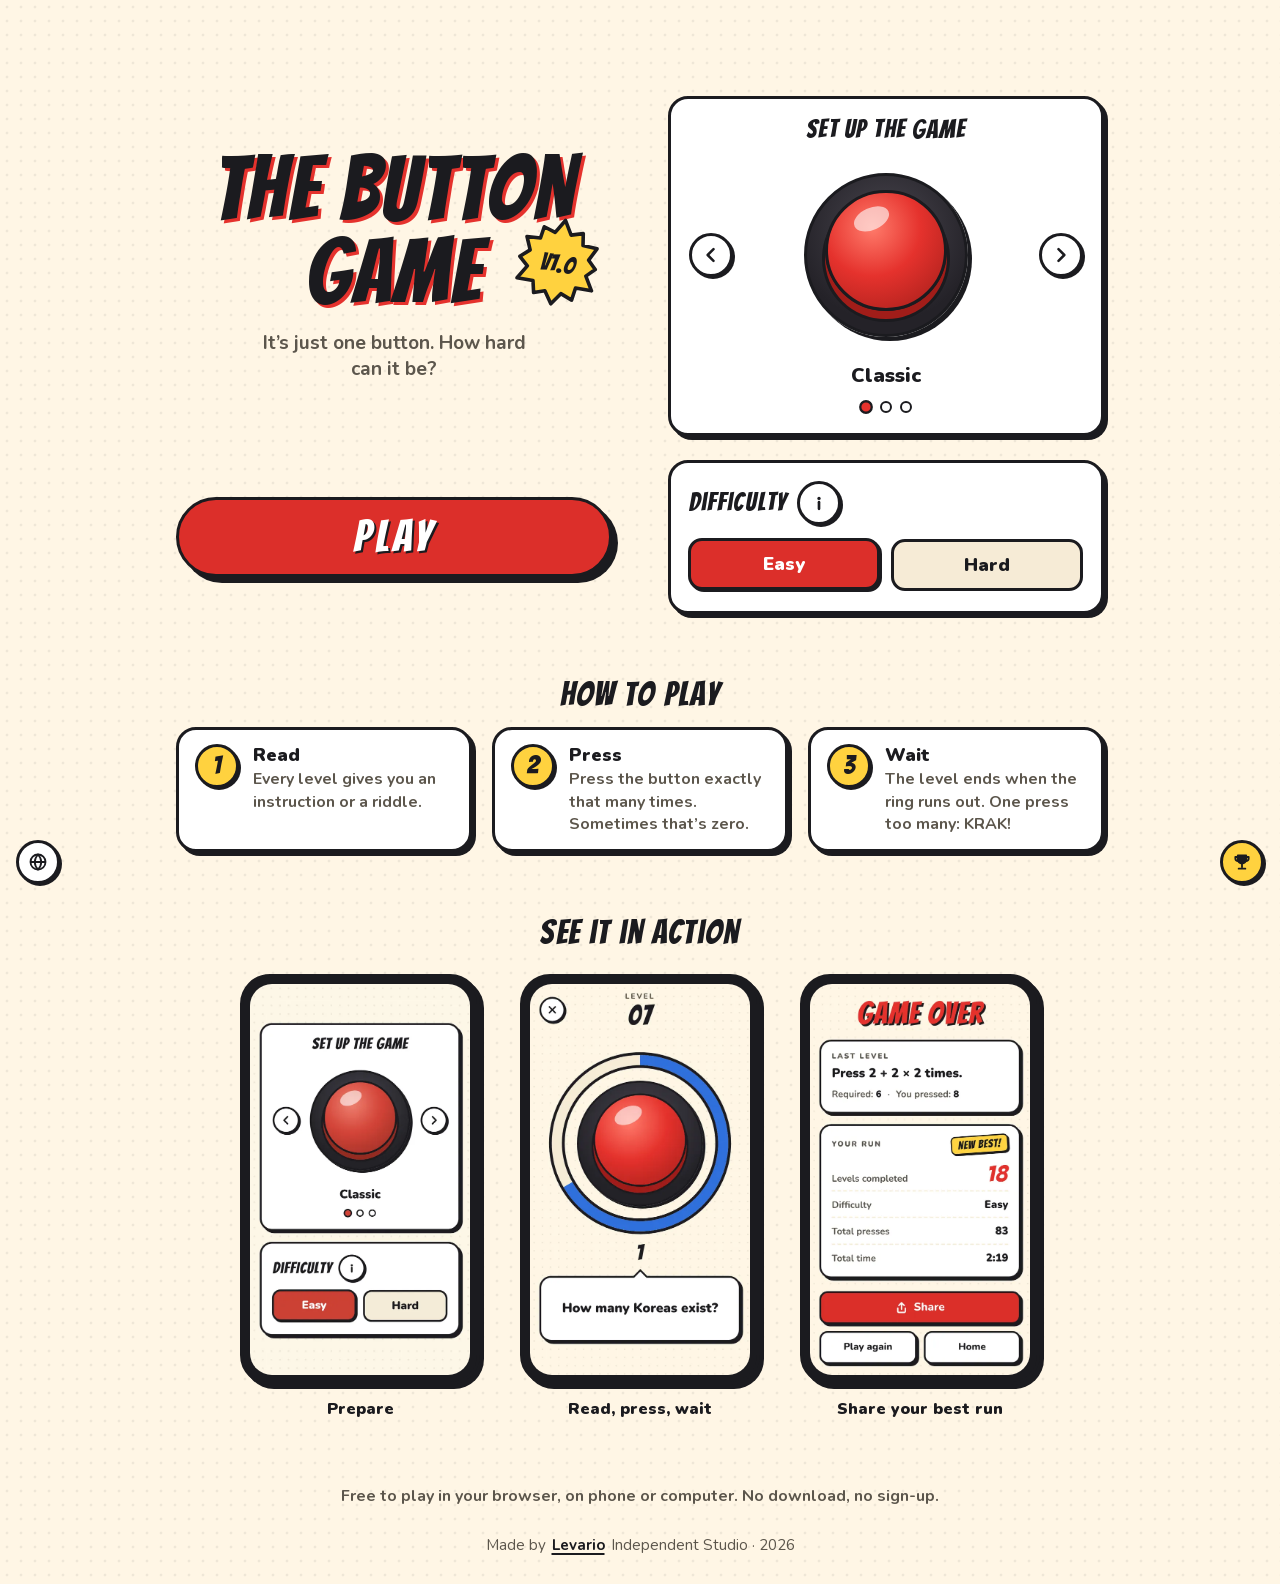
<file: index.html>
<!DOCTYPE html>
<html lang="en">
<head>
  <meta charset="utf-8">
  <meta name="viewport" content="width=device-width, initial-scale=1, viewport-fit=cover">
  <meta name="google-site-verification" content="7M4_3Lc7u4pwSYHqJ8lDpwoXOMzNEf6OSzPmAoXOPu0" />

  <!-- EDIT: the page title (browser tab and Google results) -->
  <title>The Button Game: one button, zero mercy</title>
  <!-- EDIT: the short description Google shows under the title -->
  <meta name="description" content="A one-button game of reflex and wit. Read the instruction, then press exactly the right number of times before the timer runs out. One mistake ends the run.">

  <!-- The one official address of this page (shared links with ?l=… count as this page) -->
  <link rel="canonical" href="https://elbutton.netlify.app/">

  <!-- LINK PREVIEWS (WhatsApp, Telegram, X, Facebook…)
       EDIT: if the site address changes, change it in every line below, in js/config.js,
       in sitemap.xml and in robots.txt.
       The addresses must be complete (https://…), because chat apps read this page from outside. -->
  <meta property="og:type" content="website">
  <meta property="og:site_name" content="The Button Game">
  <meta property="og:url" content="https://elbutton.netlify.app/">
  <meta property="og:title" content="The Button Game">
  <meta property="og:description" content="It’s just one button. How hard can it be?">
  <meta property="og:image" content="https://elbutton.netlify.app/assets/og-image.png">
  <meta property="og:image:width" content="1200">
  <meta property="og:image:height" content="630">
  <meta property="og:image:alt" content="The Button Game: a big red button with a timer ring almost run out.">
  <meta name="twitter:card" content="summary_large_image">
  <meta name="twitter:title" content="The Button Game">
  <meta name="twitter:description" content="It’s just one button. How hard can it be?">
  <meta name="twitter:image" content="https://elbutton.netlify.app/assets/og-image.png">

  <meta name="theme-color" content="#FFF6E5" media="(prefers-color-scheme: light)">
  <meta name="theme-color" content="#1D1B21" media="(prefers-color-scheme: dark)">
  <!-- APP ICONS. To switch to the other icon, replace "last-second" with "smashed"
       in these lines, in the same lines of the other page, and in manifest.webmanifest. -->
  <link rel="icon" href="assets/icons/last-second/favicon.svg" type="image/svg+xml">
  <link rel="icon" href="assets/icons/last-second/favicon-32.png" sizes="32x32" type="image/png">
  <link rel="apple-touch-icon" href="assets/icons/last-second/apple-touch-icon.png">
  <!-- The app manifest (manifest.webmanifest) only works on the real website. Opened as a
       file on your computer it would cause errors, so it's only added online. -->
  <script>
    if (location.protocol !== "file:") {
      var manifestLink = document.createElement("link");
      manifestLink.rel = "manifest";
      manifestLink.href = "manifest.webmanifest";
      document.head.appendChild(manifestLink);
    }
  </script>

  <link rel="stylesheet" href="css/base.css">
  <link rel="stylesheet" href="css/buttons.css">
  <link rel="stylesheet" href="css/landing.css">
</head>
<body class="landing">

  <main class="landing__main">

    <!-- ================= FRIEND BANNER =================
         Only shown when someone opens a friend's shared link (…?l=12&d=hard).
         The sentence comes from js/text.js (friendBanner). -->
    <div class="friend-banner card" id="friend-banner" role="region" aria-label="Challenge from a friend" hidden>
      <p class="friend-banner__text" id="friend-banner-text"></p>
      <div class="friend-banner__actions">
        <!-- EDIT: challenge button text -->
        <button type="button" class="btn btn--primary" id="friend-banner-accept">Accept the challenge</button>
        <button type="button" class="icon-button" id="friend-banner-close" aria-label="Dismiss">
          <svg viewBox="0 0 24 24" aria-hidden="true"><path d="M6 6l12 12M18 6L6 18" fill="none" stroke="currentColor" stroke-width="3" stroke-linecap="round"/></svg>
        </button>
      </div>
    </div>

    <!-- ================= HERO ================= -->
    <header class="hero">
      <!-- EDIT: game title -->
      <h1 class="hero__title">
        <span class="hero__line">THE BUTTON</span>
        <span class="hero__line">GAME</span>
      </h1>

      <!-- EDIT: version badge (change v1.0 in the <text> below) -->
      <svg class="hero__badge" viewBox="0 0 100 100" role="img" aria-label="Version 1.0">
        <polygon class="burst-shape" points="50,2 59,17 72,13 74,26 90,27 83,41 92,50 83,59 92,74 74,74 72,88 59,83 50,96 41,83 29,87 26,74 8,74 17,59 7,50 17,41 11,27 26,26 28,13 41,17"/>
        <text class="hero__badge-text" x="50" y="60" text-anchor="middle">v1.0</text>
      </svg>

      <!-- EDIT: tagline. Other taglines you can swap in:
           How long can you resist pressing it?
           Read carefully. Press precisely.
           One button. Zero mercy.
      -->
      <p class="hero__tagline">It’s just one button. How hard can it be?</p>
    </header>

    <!-- ================= BUTTON STYLE CAROUSEL ================= -->
    <section class="card panel picker" aria-labelledby="style-heading">
      <!-- EDIT: carousel heading -->
      <h2 class="panel__title" id="style-heading">Set up the game</h2>

      <div class="carousel" aria-roledescription="carousel">
        <button type="button" class="icon-button carousel__arrow" id="style-prev" aria-label="Previous button style">
          <svg viewBox="0 0 24 24" aria-hidden="true"><path d="M15 5l-7 7 7 7" fill="none" stroke="currentColor" stroke-width="3" stroke-linecap="round" stroke-linejoin="round"/></svg>
        </button>

        <div class="carousel__stage" id="style-stage">
          <!-- The live preview. Same structure as the real button in the game. -->
          <div class="game-button btn-style--classic" id="style-preview" aria-hidden="true">
            <span class="game-button__base"></span>
            <span class="game-button__cap"></span>
          </div>
          <div class="carousel__lock" id="style-lock" hidden>
            <svg viewBox="0 0 24 24" aria-hidden="true"><rect x="5" y="11" width="14" height="10" rx="2" fill="currentColor"/><path d="M8 11V8a4 4 0 0 1 8 0v3" fill="none" stroke="currentColor" stroke-width="2.5"/></svg>
          </div>
        </div>

        <button type="button" class="icon-button carousel__arrow" id="style-next" aria-label="Next button style">
          <svg viewBox="0 0 24 24" aria-hidden="true"><path d="M9 5l7 7-7 7" fill="none" stroke="currentColor" stroke-width="3" stroke-linecap="round" stroke-linejoin="round"/></svg>
        </button>
      </div>

      <p class="carousel__name" id="style-name" aria-live="polite">Classic</p>
      <p class="carousel__hint" id="style-hint" hidden></p>
      <div class="carousel__dots" id="style-dots" aria-hidden="true"></div>
    </section>

    <!-- ================= DIFFICULTY ================= -->
    <section class="card panel difficulty" aria-labelledby="difficulty-heading">
      <div class="difficulty__header">
        <!-- EDIT: difficulty heading -->
        <h2 class="panel__title" id="difficulty-heading">Difficulty</h2>
        <button type="button" class="icon-button info-toggle" id="difficulty-info-toggle"
                aria-expanded="false" aria-controls="difficulty-info" aria-label="What’s the difference?">
          <svg viewBox="0 0 24 24" aria-hidden="true"><circle cx="12" cy="6.5" r="2" fill="currentColor"/><path d="M12 11v8" stroke="currentColor" stroke-width="3.2" stroke-linecap="round"/></svg>
        </button>
      </div>

      <div class="segmented" role="radiogroup" aria-labelledby="difficulty-heading">
        <!-- EDIT: difficulty names -->
        <label class="segmented__option">
          <input type="radio" name="difficulty" value="easy" checked>
          <span>Easy</span>
        </label>
        <label class="segmented__option">
          <input type="radio" name="difficulty" value="hard">
          <span>Hard</span>
        </label>
      </div>

      <!-- EDIT: the explanation that opens with the ⓘ button. Only the selected
           difficulty's paragraph is shown (data-difficulty tells which is which).
           Don't write exact seconds here: they change when you edit config.js. -->
      <div class="popover" id="difficulty-info" hidden>
        <p data-difficulty="easy"><strong>Easy:</strong> mostly simple questions, a live counter under the button, and the right answer shown when you fail.</p>
        <p data-difficulty="hard"><strong>Hard:</strong> mostly tricky questions with a few extreme ones, no counter, and no answer at the end.</p>
      </div>
    </section>

    <!-- ================= PLAY ================= -->
    <!-- EDIT: play button text -->
    <a class="play-button" href="game.html">Play</a>

    <!-- ================= HOW TO PLAY ================= -->
    <section class="howto" aria-labelledby="howto-heading">
      <!-- EDIT: How to play (heading and the 3 steps) -->
      <h2 class="section-heading" id="howto-heading">How to play</h2>
      <ol class="howto__steps">
        <li class="howto__step card">
          <span class="howto__number" aria-hidden="true">1</span>
          <div>
            <h3 class="howto__step-title">Read</h3>
            <p>Every level gives you an instruction or a riddle.</p>
          </div>
        </li>
        <li class="howto__step card">
          <span class="howto__number" aria-hidden="true">2</span>
          <div>
            <h3 class="howto__step-title">Press</h3>
            <p>Press the button exactly that many times. Sometimes that’s zero.</p>
          </div>
        </li>
        <li class="howto__step card">
          <span class="howto__number" aria-hidden="true">3</span>
          <div>
            <h3 class="howto__step-title">Wait</h3>
            <p>The level ends when the ring runs out. One press too many: KRAK!</p>
          </div>
        </li>
      </ol>
    </section>

    <!-- ================= SHOWCASE (real screenshots of the game) =================
         The pictures are in assets/screenshots/. To replace one, save a new picture
         with the same name and size (600 × 1067). -->
    <section class="showcase" aria-labelledby="showcase-heading">
      <!-- EDIT: showcase heading and the 3 captions -->
      <h2 class="section-heading" id="showcase-heading">See it in action</h2>
      <ul class="showcase__list" tabindex="0" aria-labelledby="showcase-heading">
        <li class="showcase__item">
          <figure>
            <div class="phone">
              <img src="assets/screenshots/landing.webp" width="600" height="1067" loading="lazy" decoding="async"
                   alt="Set up the game: pick a button style, then choose Easy or Hard.">
            </div>
            <figcaption>Prepare</figcaption>
          </figure>
        </li>
        <li class="showcase__item">
          <figure>
            <div class="phone">
              <img src="assets/screenshots/game.webp" width="600" height="1067" loading="lazy" decoding="async"
                   alt="Level 7 in play: the question “How many Koreas exist?” under the button, with the timer ring two-thirds full.">
            </div>
            <figcaption>Read, press, wait</figcaption>
          </figure>
        </li>
        <li class="showcase__item">
          <figure>
            <div class="phone">
              <img src="assets/screenshots/end.webp" width="600" height="1067" loading="lazy" decoding="async"
                   alt="The end screen: the last question, and a run of 18 levels marked NEW BEST, with a Share button.">
            </div>
            <figcaption>Share your best run</figcaption>
          </figure>
        </li>
      </ul>
    </section>

  </main>

  <!-- ================= FOOTER ================= -->
  <footer class="footer">
    <!-- EDIT: the line at the bottom of the page -->
    <p class="footer__note">Free to play in your browser, on phone or computer. No download, no sign-up.</p>
    <!-- EDIT: footer -->
    <p class="footer__credits"><span>Made by <a href="https://levario.netlify.app" target="_blank" rel="noopener"><strong>Levario</strong></a> Independent Studio · 2026</span></p>

    <!-- The two corner buttons live in the footer, but stay fixed in the screen corners -->
    <!-- ================= LANGUAGE MENU ================= -->
    <!-- Only English works for now. The others are there to show more languages are coming. -->
    <div class="lang">
      <div class="lang__menu card" id="lang-menu" hidden>
        <!-- EDIT: language list. Copy a <li> block to add one. -->
        <ul class="lang__list">
          <li>
            <span class="lang__item is-current" lang="en">
              English
              <svg class="lang__check" viewBox="0 0 24 24" aria-hidden="true"><path d="M5 12.5l4.5 4.5L19 7" fill="none" stroke="currentColor" stroke-width="3" stroke-linecap="round" stroke-linejoin="round"/></svg>
            </span>
          </li>
          <li>
            <button type="button" class="lang__item is-soon" aria-disabled="true">
              <span lang="ro">Română</span> <small class="lang__soon">Coming soon</small>
            </button>
          </li>
          <li>
            <button type="button" class="lang__item is-soon" aria-disabled="true">
              <span lang="ru">Русский</span> <small class="lang__soon">Coming soon</small>
            </button>
          </li>
          <li>
            <button type="button" class="lang__item is-soon" aria-disabled="true">
              <span lang="it">Italiano</span> <small class="lang__soon">Coming soon</small>
            </button>
          </li>
          <li>
            <button type="button" class="lang__item is-soon" aria-disabled="true">
              <span lang="uk">Українська</span> <small class="lang__soon">Coming soon</small>
            </button>
          </li>
        </ul>
      </div>

      <button type="button" class="icon-button lang__toggle" id="lang-toggle"
              aria-expanded="false" aria-controls="lang-menu" aria-label="Language">
        <svg viewBox="0 0 24 24" aria-hidden="true" fill="none" stroke="currentColor" stroke-width="2.2"><circle cx="12" cy="12" r="9"/><path d="M3 12h18M12 3c2.6 2.8 3.9 5.8 3.9 9s-1.3 6.2-3.9 9c-2.6-2.8-3.9-5.8-3.9-9s1.3-6.2 3.9-9z"/></svg>
      </button>
    </div>

    <!-- ================= PERSONAL BESTS (trophy, bottom right) ================= -->
    <button type="button" class="icon-button corner-trophy" id="bests-open" aria-label="Personal Bests" aria-haspopup="dialog">
      <svg viewBox="0 0 24 24" aria-hidden="true" fill="none" stroke="currentColor" stroke-width="2.2" stroke-linecap="round" stroke-linejoin="round"><path d="M7 4h10v5a5 5 0 0 1-10 0V4z" fill="currentColor"/><path d="M7 6H4v1.5A3.5 3.5 0 0 0 7.5 11M17 6h3v1.5a3.5 3.5 0 0 1-3.5 3.5M12 14v4M8 20h8"/></svg>
    </button>
  </footer>

  <dialog class="modal bests" id="bests-dialog" aria-labelledby="bests-heading">
    <div class="modal__inner">
      <div class="modal__header">
        <!-- EDIT: Personal Bests heading -->
        <h2 class="modal__title" id="bests-heading">Personal Bests</h2>
        <button type="button" class="icon-button" id="bests-close" aria-label="Close">
          <svg viewBox="0 0 24 24" aria-hidden="true"><path d="M6 6l12 12M18 6L6 18" fill="none" stroke="currentColor" stroke-width="3" stroke-linecap="round"/></svg>
        </button>
      </div>
      <!-- EDIT: the line under the heading -->
      <p class="bests__subtitle">Your top 5 runs on this device.</p>

      <table class="bests__table" id="bests-table" hidden>
        <thead>
          <!-- EDIT: column names -->
          <tr>
            <th scope="col"><span aria-hidden="true">#</span><span class="visually-hidden">Rank</span></th>
            <th scope="col">Levels</th>
            <th scope="col">Mode</th>
            <th scope="col">Presses</th>
            <th scope="col">Time</th>
          </tr>
        </thead>
        <tbody id="bests-rows"></tbody>
      </table>

      <!-- EDIT: shown when there are no runs yet -->
      <p class="bests__empty" id="bests-empty">No runs yet. The button is waiting.</p>
    </div>
  </dialog>

  <script src="js/config.js"></script>
  <script src="js/text.js"></script>
  <script src="js/button-styles.js"></script>
  <script src="js/storage.js"></script>
  <script src="js/landing.js"></script>
</body>
</html>
</file>
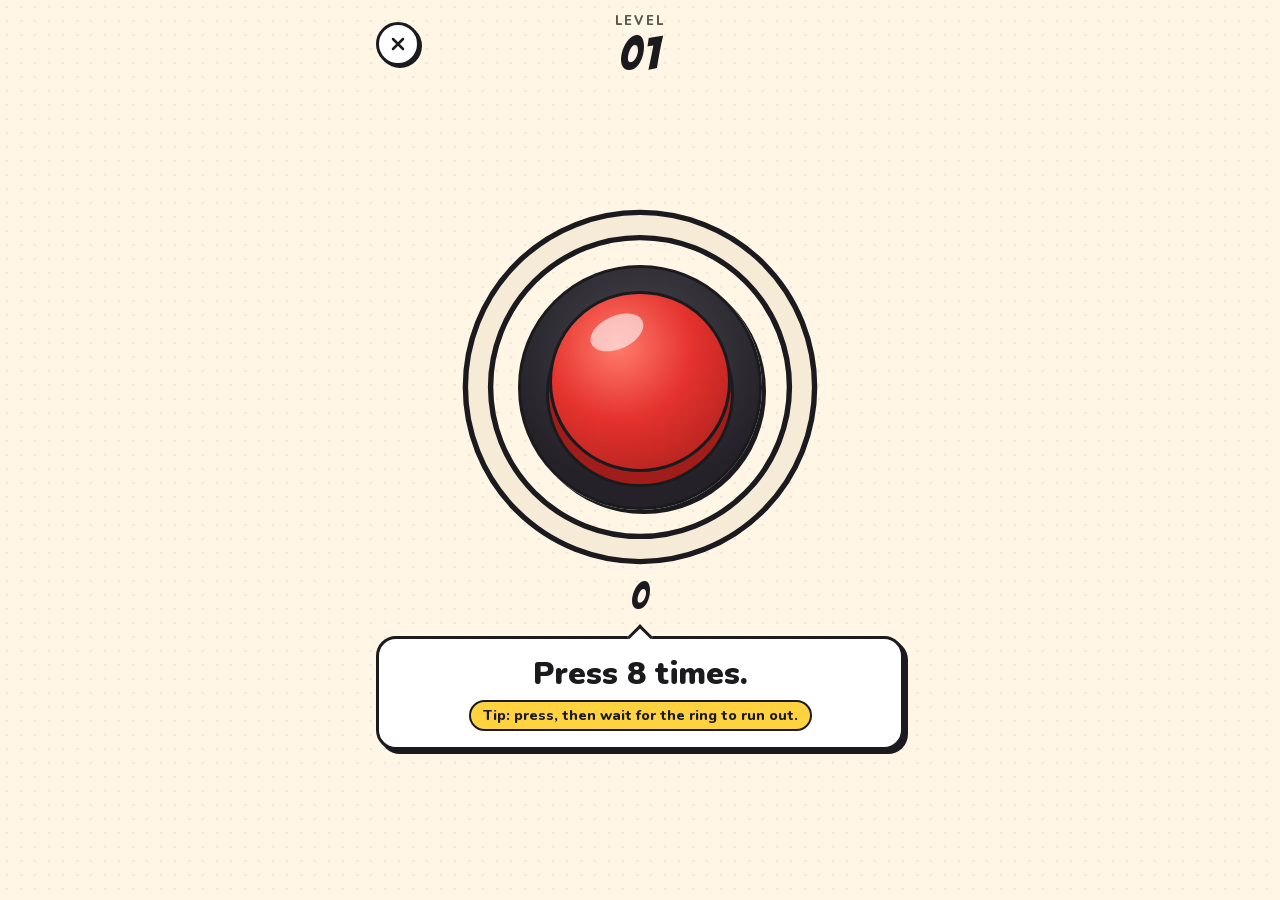
<file: game.html>
<!DOCTYPE html>
<html lang="en">
<head>
  <meta charset="utf-8">
  <meta name="viewport" content="width=device-width, initial-scale=1, viewport-fit=cover">
  <!-- The game page has no content for Google: keep searchers on the landing page -->
  <meta name="robots" content="noindex">
  <title>Play · The Button Game</title>

  <meta name="theme-color" content="#FFF6E5" media="(prefers-color-scheme: light)">
  <meta name="theme-color" content="#1D1B21" media="(prefers-color-scheme: dark)">
  <!-- APP ICONS. To switch to the other icon, replace "last-second" with "smashed"
       in these lines, in the same lines of the other page, and in manifest.webmanifest. -->
  <link rel="icon" href="assets/icons/last-second/favicon.svg" type="image/svg+xml">
  <link rel="icon" href="assets/icons/last-second/favicon-32.png" sizes="32x32" type="image/png">
  <link rel="apple-touch-icon" href="assets/icons/last-second/apple-touch-icon.png">
  <!-- The app manifest (manifest.webmanifest) only works on the real website. Opened as a
       file on your computer it would cause errors, so it's only added online. -->
  <script>
    if (location.protocol !== "file:") {
      var manifestLink = document.createElement("link");
      manifestLink.rel = "manifest";
      manifestLink.href = "manifest.webmanifest";
      document.head.appendChild(manifestLink);
    }
  </script>

  <link rel="stylesheet" href="css/base.css">
  <link rel="stylesheet" href="css/buttons.css">
  <link rel="stylesheet" href="css/game.css">
</head>
<body class="game-page">

  <!-- All words on this page come from js/text.js (the data-text="..." spots). -->

  <!-- ================= GAME SCREEN ================= -->
  <main class="game" id="game">
    <h1 class="visually-hidden" data-text="pageHeading"></h1>

    <header class="game__top">
      <button type="button" class="icon-button" id="quit-button" data-aria-text="quitButtonLabel">
        <svg viewBox="0 0 24 24" aria-hidden="true"><path d="M6 6l12 12M18 6L6 18" fill="none" stroke="currentColor" stroke-width="3" stroke-linecap="round"/></svg>
      </button>
      <div class="level">
        <span class="level__label" data-text="levelLabel"></span>
        <span class="level__number" id="level-number">01</span>
      </div>
      <span class="game__top-spacer" aria-hidden="true"></span>
    </header>

    <div class="machine">
      <!-- The timer ring: it empties as time runs out -->
      <svg class="timer-ring" viewBox="0 0 200 200" aria-hidden="true">
        <circle class="timer-ring__outline" cx="100" cy="100" r="90"/>
        <circle class="timer-ring__track" cx="100" cy="100" r="90"/>
        <circle class="timer-ring__progress" id="timer-progress" cx="100" cy="100" r="90"/>
      </svg>

      <!-- THE button. Same structure as every style in css/buttons.css -->
      <button type="button" class="game-button btn-style--classic" id="game-button" data-aria-text="buttonLabel">
        <span class="game-button__base"></span>
        <span class="game-button__cap"></span>
      </button>

      <!-- Comic burst (POW!, KRAK!) -->
      <div class="burst" id="burst" aria-hidden="true">
        <svg viewBox="0 0 200 200">
          <polygon class="burst-shape" points="100,4 115,36 137,22 141,48 173,42 159,71 180,82 166,100 194,121 159,129 169,155 141,152 140,182 115,164 100,184 85,164 58,186 59,152 32,154 41,129 10,121 34,100 19,81 41,71 26,41 59,48 62,21 85,36"/>
        </svg>
        <span class="burst__text" id="burst-text"></span>
      </div>
    </div>

    <p class="counter" id="press-counter" aria-hidden="true" hidden>0</p>

    <div class="instruction card">
      <p class="instruction__text" id="instruction-text" aria-live="polite"></p>
      <!-- Shown once, on a player's very first game -->
      <p class="instruction__hint" id="instruction-hint" data-text="firstGameHint" hidden></p>
    </div>
  </main>

  <!-- ================= END SCREEN ================= -->
  <section class="end" id="end-screen" aria-labelledby="end-title" hidden>
    <div class="end__inner">
      <h1 class="end__title" id="end-title" tabindex="-1" data-text="gameOverTitle"></h1>

      <!-- Card A: the level that ended the run -->
      <article class="card end-card">
        <h2 class="end-card__title" data-text="lastLevelTitle"></h2>
        <p class="end-card__instruction" id="end-instruction"></p>
        <p class="end-card__details" id="end-details">
          <span data-text="requiredLabel"></span> <strong id="end-required"></strong>
          <span class="end-card__separator" aria-hidden="true">·</span>
          <span data-text="youPressedLabel"></span> <strong id="end-pressed"></strong>
        </p>
      </article>

      <!-- Card B: the whole run -->
      <article class="card end-card">
        <div class="end-card__header">
          <h2 class="end-card__title" data-text="yourRunTitle"></h2>
          <span class="new-best" id="new-best" data-text="newBest" hidden></span>
        </div>
        <dl class="stats">
          <div class="stats__row stats__row--big">
            <dt data-text="levelsCompletedLabel"></dt>
            <dd id="stat-levels"></dd>
          </div>
          <div class="stats__row">
            <dt data-text="difficultyLabel"></dt>
            <dd id="stat-difficulty"></dd>
          </div>
          <div class="stats__row">
            <dt data-text="totalPressesLabel"></dt>
            <dd id="stat-presses"></dd>
          </div>
          <div class="stats__row">
            <dt data-text="totalTimeLabel"></dt>
            <dd id="stat-time"></dd>
          </div>
        </dl>
      </article>

      <div class="end__actions" id="end-actions">
        <button type="button" class="btn btn--primary end__share" id="share-button">
          <svg viewBox="0 0 24 24" aria-hidden="true" fill="none" stroke="currentColor" stroke-width="2.6" stroke-linecap="round" stroke-linejoin="round"><path d="M12 15V3M7 8l5-5 5 5M5 13v6a2 2 0 0 0 2 2h10a2 2 0 0 0 2-2v-6"/></svg>
          <span data-text="share"></span>
        </button>
        <button type="button" class="btn" id="play-again" data-text="playAgain"></button>
        <a class="btn" href="index.html" data-text="home"></a>
      </div>
    </div>
  </section>

  <!-- ================= SHARE SHEET (opens with Share) ================= -->
  <dialog class="modal share-sheet" id="share-sheet" aria-labelledby="share-title">
    <div class="modal__inner">
      <div class="modal__header">
        <h2 class="modal__title" id="share-title" data-text="shareTitle"></h2>
        <button type="button" class="icon-button" id="share-close" data-aria-text="closeLabel">
          <svg viewBox="0 0 24 24" aria-hidden="true"><path d="M6 6l12 12M18 6L6 18" fill="none" stroke="currentColor" stroke-width="3" stroke-linecap="round"/></svg>
        </button>
      </div>
      <img class="share-sheet__image" id="share-image" width="1080" height="1080" alt="">
      <div class="share-sheet__actions">
        <button type="button" class="btn btn--primary" id="share-native" data-text="shareNow" hidden></button>
        <button type="button" class="btn" id="share-download" data-text="downloadImage"></button>
        <button type="button" class="btn" id="share-copy" data-text="copyLink"></button>
      </div>
    </div>
    <!-- Short messages such as "Copied!" (inside the sheet, so it shows above it) -->
    <div class="toast" id="toast" role="status" aria-live="polite"></div>
  </dialog>

  <!-- ================= PAUSE DIALOG (opens with ✕) ================= -->
  <dialog class="modal pause" id="pause-dialog" aria-labelledby="pause-title">
    <div class="modal__inner">
      <h2 class="pause__title" id="pause-title" data-text="pausedTitle"></h2>
      <p class="pause__message" data-text="pausedMessage"></p>
      <div class="pause__actions">
        <button type="button" class="btn btn--primary" id="resume-button" data-text="keepPlaying"></button>
        <button type="button" class="btn" id="quit-confirm" data-text="quitRun"></button>
      </div>
    </div>
  </dialog>


  <script src="js/config.js"></script>
  <script src="js/text.js"></script>
  <script src="js/conditions.js"></script>
  <script src="js/button-styles.js"></script>
  <script src="js/storage.js"></script>
  <script src="js/share.js"></script>
  <script src="js/game.js"></script>
</body>
</html>
</file>
<file: css/base.css>
/* =====================================================================
   BASE.CSS: colors, fonts, and shared pieces used on every page
   =====================================================================

   To change a color everywhere, change it once in :root below.
   The dark theme (used when the phone/computer is in dark mode)
   has its own colors a little further down.
   ===================================================================== */


/* ---------- Fonts (stored in assets/fonts, never loaded from Google) ---------- */

@font-face {
  font-family: "Bangers";
  font-style: normal;
  font-weight: 400;
  font-display: swap;
  src: url("../assets/fonts/bangers-latin.woff2") format("woff2");
}

@font-face {
  font-family: "Nunito";
  font-style: normal;
  font-weight: 400 900;
  font-display: swap;
  src: url("../assets/fonts/nunito-latin.woff2") format("woff2");
  unicode-range: U+0000-00FF, U+0131, U+0152-0153, U+02BB-02BC, U+02C6, U+02DA, U+02DC, U+0304, U+0308, U+0329, U+2000-206F, U+20AC, U+2122, U+2191, U+2193, U+2212, U+2215, U+FEFF, U+FFFD;
}

/* Extra letters (e.g. Romanian ă, ș, ț). Only downloaded when needed. */
@font-face {
  font-family: "Nunito";
  font-style: normal;
  font-weight: 400 900;
  font-display: swap;
  src: url("../assets/fonts/nunito-latin-ext.woff2") format("woff2");
  unicode-range: U+0100-02BA, U+02BD-02C5, U+02C7-02CC, U+02CE-02D7, U+02DD-02FF, U+1D00-1DBF, U+1E00-1E9F, U+1EF2-1EFF, U+2020, U+20A0-20AB, U+20AD-20C0, U+2113, U+2C60-2C7F, U+A720-A7FF;
}

/* Cyrillic letters (Russian, Ukrainian). Only downloaded when needed. */
@font-face {
  font-family: "Nunito";
  font-style: normal;
  font-weight: 400 900;
  font-display: swap;
  src: url("../assets/fonts/nunito-cyrillic.woff2") format("woff2");
  unicode-range: U+0301, U+0400-045F, U+0490-0491, U+04B0-04B1, U+2116;
}


/* ---------- Design tokens: light theme ---------- */

:root {
  --paper: #FFF6E5;                        /* page background */
  --paper-dots: rgba(27, 27, 31, 0.07);    /* halftone dots on the background */
  --surface: #FFFFFF;                      /* cards */
  --surface-muted: #F6EBD6;                /* inactive controls */
  --text: #1B1B1F;                         /* main text */
  --text-soft: #5C564C;                    /* secondary text */
  --line: #1B1B1F;                         /* comic outlines and hard shadows */

  --red: #E5322D;                          /* hero red: the button */
  --red-strong: #DC2F2A;                   /* buttons with white text (readable enough) */
  --red-dark: #A11D19;
  --red-light: #FF7B6B;
  --yellow: #FFD23F;                       /* bursts and highlights */
  --blue: #2F6FDB;                         /* info, focus, timer */
  --on-color: #FFFFFF;                     /* text on red or blue */

  --outline-width: 3px;
  --shadow: 4px 4px 0 var(--line);
  --shadow-small: 2px 2px 0 var(--line);
  --radius: 20px;
  --radius-small: 14px;

  --font-display: "Bangers", Impact, "Arial Black", sans-serif;
  --font-body: "Nunito", ui-rounded, system-ui, -apple-system, "Segoe UI", Roboto, sans-serif;

  --ease-spring: cubic-bezier(0.34, 1.56, 0.64, 1);
  --ease-out: cubic-bezier(0.2, 0.8, 0.2, 1);

  color-scheme: light dark;
}


/* ---------- Design tokens: dark theme ---------- */

@media (prefers-color-scheme: dark) {
  :root {
    --paper: #1D1B21;
    --paper-dots: rgba(255, 246, 229, 0.05);
    --surface: #2C2932;
    --surface-muted: #36323D;
    --text: #FFF6E5;
    --text-soft: #BDB5A8;
    --line: #09080B;
    --blue: #5E9BF5;
  }
}


/* ---------- Reset & page ---------- */

*,
*::before,
*::after {
  box-sizing: border-box;
}

html {
  -webkit-text-size-adjust: 100%;
  text-size-adjust: 100%;
}

body {
  margin: 0;
  min-height: 100vh;
  min-height: 100dvh;
  background-color: var(--paper);
  background-image: radial-gradient(var(--paper-dots) 1.2px, transparent 1.7px);
  background-size: 14px 14px;
  color: var(--text);
  font-family: var(--font-body);
  font-size: 1rem;
  line-height: 1.5;
  -webkit-font-smoothing: antialiased;
  -moz-osx-font-smoothing: grayscale;
  -webkit-tap-highlight-color: transparent;
}

h1, h2, h3, p, ul, ol, dl, dd, figure {
  margin: 0;
}

ul, ol {
  padding: 0;
  list-style: none;
}

button,
input,
select {
  font: inherit;
  color: inherit;
}

button {
  cursor: pointer;
}

a {
  color: inherit;
}

img, svg {
  display: block;
  max-width: 100%;
}

[hidden] {
  display: none !important;
}


/* ---------- Accessibility helpers ---------- */

/* Hidden on screen, still read aloud by screen readers */
.visually-hidden {
  position: absolute !important;
  width: 1px;
  height: 1px;
  padding: 0;
  margin: -1px;
  overflow: hidden;
  clip: rect(0 0 0 0);
  white-space: nowrap;
  border: 0;
}

/* A clear ring around whatever the keyboard is on */
:focus-visible {
  outline: 3px solid var(--blue);
  outline-offset: 3px;
}


/* ---------- Shared components ---------- */

/* A comic card: white panel, thick outline, hard shadow */
.card {
  background: var(--surface);
  border: var(--outline-width) solid var(--line);
  border-radius: var(--radius);
  box-shadow: var(--shadow);
}

/* Comic text button */
.btn {
  display: inline-flex;
  align-items: center;
  justify-content: center;
  gap: 0.5em;
  min-height: 48px;
  padding: 0.6em 1.4em;
  border: var(--outline-width) solid var(--line);
  border-radius: var(--radius-small);
  background: var(--surface);
  color: var(--text);
  box-shadow: var(--shadow);
  font-family: var(--font-body);
  font-size: 1.05rem;
  font-weight: 800;
  line-height: 1.1;
  text-decoration: none;
  transition: transform 120ms var(--ease-out), box-shadow 120ms var(--ease-out);
  -webkit-user-select: none;
  user-select: none;
  touch-action: manipulation;
}

.btn:active {
  transform: translate(3px, 3px);
  box-shadow: 1px 1px 0 var(--line);
}

.btn--primary {
  background: var(--red-strong);
  color: var(--on-color);
}

/* Small round icon button (at least 44 × 44 for fingers) */
.icon-button {
  display: inline-flex;
  align-items: center;
  justify-content: center;
  width: 44px;
  height: 44px;
  padding: 0;
  border: var(--outline-width) solid var(--line);
  border-radius: 50%;
  background: var(--surface);
  color: var(--text);
  box-shadow: var(--shadow-small);
  transition: transform 120ms var(--ease-out), box-shadow 120ms var(--ease-out);
  touch-action: manipulation;
}

.icon-button:active {
  transform: translate(2px, 2px);
  box-shadow: 0 0 0 var(--line);
}

.icon-button svg {
  width: 20px;
  height: 20px;
}

/* Modal window (Personal Bests, share sheet, pause). Uses the <dialog> element. */
.modal {
  width: min(440px, calc(100% - 32px));
  max-height: calc(100% - 32px);
  padding: 0;
  border: var(--outline-width) solid var(--line);
  border-radius: var(--radius);
  background: var(--surface);
  color: var(--text);
  box-shadow: 6px 6px 0 var(--line);
  overflow: auto;
  overscroll-behavior: contain;
}

.modal[open] {
  animation: modal-in 220ms var(--ease-spring);
}

.modal::backdrop {
  background: rgba(24, 22, 28, 0.55);
}

@keyframes modal-in {
  0% { opacity: 0; transform: translateY(12px) scale(0.96); }
  100% { opacity: 1; transform: none; }
}

/* Everything inside the modal sits in here, so a tap on the dark area outside can close it */
.modal__inner {
  padding: 18px 18px 20px;
}

.modal__header {
  display: flex;
  align-items: center;
  justify-content: space-between;
  gap: 12px;
}

.modal__title {
  font-family: var(--font-display);
  font-size: 2rem;
  font-weight: 400;
  line-height: 1;
  letter-spacing: 0.04em;
}

/* Short message at the bottom of the screen, e.g. "Copied!" */
.toast {
  position: fixed;
  z-index: 100;
  left: 50%;
  bottom: calc(24px + env(safe-area-inset-bottom));
  padding: 10px 18px;
  border: var(--outline-width) solid var(--line);
  border-radius: 999px;
  background: var(--yellow);
  color: #1B1B1F;
  box-shadow: var(--shadow-small);
  font-weight: 900;
  opacity: 0;                     /* invisible until a message is shown */
  transform: translateX(-50%);
  pointer-events: none;
}

.toast.is-showing {
  animation: toast-life 1800ms var(--ease-out) forwards;
}

@keyframes toast-life {
  0% { opacity: 0; transform: translate(-50%, 12px); }
  12% { opacity: 1; transform: translate(-50%, 0); }
  85% { opacity: 1; transform: translate(-50%, 0); }
  100% { opacity: 0; transform: translate(-50%, 0); }
}

/* Small Easy / Hard label */
.difficulty-badge {
  display: inline-block;
  padding: 1px 9px;
  border: 2px solid var(--line);
  border-radius: 999px;
  background: var(--yellow);
  color: #1B1B1F;
  font-size: 0.8rem;
  font-weight: 900;
  line-height: 1.4;
}

.difficulty-badge--hard {
  background: var(--red-strong);
  color: #FFFFFF;
}

/* Comic burst shape (the spiky star behind POW!, KRAK!, v1.0) */
.burst-shape {
  fill: var(--yellow);
  stroke: var(--line);
  stroke-width: 4;
  stroke-linejoin: round;
}


/* ---------- Animations ---------- */

/* A gentle "no" shake, e.g. when tapping something locked */
@keyframes shake {
  0%, 100% { transform: translateX(0); }
  20% { transform: translateX(-6px); }
  40% { transform: translateX(6px); }
  60% { transform: translateX(-4px); }
  80% { transform: translateX(4px); }
}

.is-shaking {
  animation: shake 320ms var(--ease-out);
}

/* Respect players who asked their device for less motion */
@media (prefers-reduced-motion: reduce) {
  *,
  *::before,
  *::after {
    transition-duration: 1ms !important;
  }

  .is-shaking,
  .modal[open] {
    animation: none;
  }
}
</file>
<file: css/buttons.css>
/* =====================================================================
   BUTTONS.CSS: the look of each button style
   =====================================================================

   Every style shares the same HTML:

     <button class="game-button btn-style--classic">
       <span class="game-button__base"></span>   the housing / ring
       <span class="game-button__cap"></span>    the part that moves when pressed
     </button>

   HOW TO ADD A STYLE
   1. Copy one whole style block below (e.g. everything under "CLASSIC").
   2. Replace its name (e.g. btn-style--classic) with your new name
      everywhere in the copied block (e.g. btn-style--neon).
   3. Change the colors.
   4. Add the matching entry in js/button-styles.js.

   Sizes are relative to --size, so a style looks right at every size.
   ===================================================================== */


/* ---------- Shared structure (don't change unless you know why) ---------- */

.game-button {
  --size: 220px;                        /* set by the page where the button is placed */
  --depth: calc(var(--size) * 0.05);    /* how far the cap moves when pressed */
  position: relative;
  display: block;
  flex-shrink: 0;
  width: var(--size);
  height: var(--size);
  padding: 0;
  border: 0;
  border-radius: 50%;
  background: transparent;
  cursor: pointer;
  touch-action: manipulation;
  -webkit-tap-highlight-color: transparent;
  -webkit-touch-callout: none;
  -webkit-user-select: none;
  user-select: none;
}

.game-button__base,
.game-button__cap {
  position: absolute;
  box-sizing: border-box;
  border-radius: 50%;
  pointer-events: none;
}

.game-button__base {
  inset: 0;
}

.game-button__cap {
  transition: transform 70ms var(--ease-out), box-shadow 70ms var(--ease-out);
}

/* The white shine on the cap */
.game-button__cap::before {
  content: "";
  position: absolute;
  top: 13%;
  left: 21%;
  width: 32%;
  height: 19%;
  border-radius: 50%;
  background: rgba(255, 255, 255, 0.6);
  transform: rotate(-24deg);
}


/* ---------- CLASSIC: the arcade red mushroom button ---------- */

.btn-style--classic .game-button__base {
  background: radial-gradient(circle at 50% 35%, #4A4750 0%, #242228 70%);
  border: var(--outline-width) solid var(--line);
  box-shadow: var(--shadow);
}

.btn-style--classic .game-button__cap {
  inset: 13%;
  background: radial-gradient(circle at 38% 30%, var(--red-light) 0%, var(--red) 45%, var(--red-dark) 100%);
  border: var(--outline-width) solid var(--line);
  transform: translateY(calc(var(--depth) * -0.5));
  box-shadow:
    0 var(--depth) 0 0 var(--red-dark),
    0 var(--depth) 0 var(--outline-width) var(--line);
}

.btn-style--classic.is-pressed .game-button__cap {
  transform: translateY(calc(var(--depth) * 0.4));
  box-shadow:
    0 calc(var(--depth) * 0.1) 0 0 var(--red-dark),
    0 calc(var(--depth) * 0.1) 0 var(--outline-width) var(--line);
}


/* ---------- PANIC: hazard stripes around a red dome ---------- */

.btn-style--panic .game-button__base {
  background: repeating-linear-gradient(
    -45deg,
    #FFD23F 0 calc(var(--size) * 0.05),
    #1B1B1F calc(var(--size) * 0.05) calc(var(--size) * 0.1)
  );
  border: var(--outline-width) solid var(--line);
  box-shadow: var(--shadow);
}

/* The black rim between the stripes and the dome */
.btn-style--panic .game-button__base::after {
  content: "";
  position: absolute;
  inset: 11%;
  border-radius: 50%;
  background: #1B1B1F;
  border: var(--outline-width) solid var(--line);
}

.btn-style--panic .game-button__cap {
  inset: 18%;
  background: radial-gradient(circle at 40% 28%, #FF8A7A 0%, var(--red) 40%, #8E1512 100%);
  border: var(--outline-width) solid var(--line);
  transform: translateY(calc(var(--depth) * -0.4));
  box-shadow:
    0 calc(var(--depth) * 0.8) 0 0 #7A110E,
    0 calc(var(--depth) * 0.8) 0 var(--outline-width) var(--line);
}

.btn-style--panic.is-pressed .game-button__cap {
  transform: translateY(calc(var(--depth) * 0.3));
  box-shadow:
    0 calc(var(--depth) * 0.1) 0 0 #7A110E,
    0 calc(var(--depth) * 0.1) 0 var(--outline-width) var(--line);
}


/* ---------- COMIC POP: flat, halftone dots, thick outline ---------- */

/* The base is the hard shadow behind the button */
.btn-style--comic .game-button__base {
  background: var(--line);
  transform: translate(calc(var(--size) * 0.04), calc(var(--size) * 0.04));
}

.btn-style--comic .game-button__cap {
  inset: 0;
  background:
    radial-gradient(circle, rgba(120, 10, 8, 0.35) 30%, transparent 33%) 0 0 / calc(var(--size) * 0.06) calc(var(--size) * 0.06),
    var(--red);
  border: calc(var(--outline-width) + 2px) solid var(--line);
}

/* A comic shine: a white arc at the top left */
.btn-style--comic .game-button__cap::before {
  top: 12%;
  left: 12%;
  width: 76%;
  height: 76%;
  background: none;
  border: calc(var(--size) * 0.035) solid transparent;
  border-top-color: #FFFFFF;
  transform: rotate(-40deg);
}

.btn-style--comic.is-pressed .game-button__cap {
  transform: translate(calc(var(--size) * 0.04), calc(var(--size) * 0.04));
}
</file>
<file: css/landing.css>
/* =====================================================================
   LANDING.CSS: layout and look of the landing page (index.html)
   ===================================================================== */


/* ---------- Page layout: one centered column ---------- */

/* The page is at least one screen tall, so the footer always sits at the very bottom */
.landing {
  display: flex;
  flex-direction: column;
}

.landing__main {
  flex: 1 0 auto;
  display: flex;
  flex-direction: column;
  gap: 22px;
  width: 100%;
  max-width: 480px;
  margin: 0 auto;
  padding:
    calc(28px + env(safe-area-inset-top))
    calc(16px + env(safe-area-inset-right))
    28px
    calc(16px + env(safe-area-inset-left));
}


/* ---------- Hero ---------- */

.hero {
  position: relative;
  text-align: center;
}

.hero__title {
  font-family: var(--font-display);
  font-size: clamp(3.4rem, 17vw, 5.6rem);
  font-weight: 400;
  line-height: 0.92;
  letter-spacing: 0.02em;
  color: var(--text);
  text-shadow: 3px 3px 0 var(--red);
}

.hero__line {
  display: block;
}

.hero__badge {
  position: absolute;
  right: 2%;
  top: calc(clamp(3.4rem, 17vw, 5.6rem) * 0.78);
  width: clamp(68px, 19vw, 90px);
  height: auto;
  transform: rotate(10deg);
  overflow: visible;
}

.hero__badge-text {
  font-family: var(--font-display);
  font-size: 27px;
  fill: #1B1B1F;
  letter-spacing: 0.02em;
}

.hero__tagline {
  max-width: 24ch;
  margin: 18px auto 0;
  color: var(--text-soft);
  font-size: 1.2rem;
  font-weight: 700;
  line-height: 1.35;
}


/* ---------- Panels (the cards) ---------- */

.panel {
  position: relative;
  padding: 18px 18px 20px;
}

.panel__title {
  font-family: var(--font-display);
  font-size: 1.6rem;
  font-weight: 400;
  line-height: 1;
  letter-spacing: 0.04em;
}


/* ---------- Button style carousel ---------- */

.picker .panel__title {
  text-align: center;
}

.carousel {
  display: grid;
  grid-template-columns: 44px 1fr 44px;
  align-items: center;
  gap: 8px;
  margin-top: 14px;
}

.carousel__stage {
  position: relative;
  display: flex;
  align-items: center;
  justify-content: center;
  height: 196px;
  touch-action: pan-y;           /* vertical scroll still works, sideways swipes change style */
  cursor: pointer;
}

.carousel__stage .game-button {
  --size: 164px;
  cursor: inherit;
}

/* A small spring when the style changes */
.carousel__stage .game-button.is-popping {
  animation: carousel-pop 260ms var(--ease-spring);
}

@keyframes carousel-pop {
  0% { transform: scale(0.86); }
  100% { transform: scale(1); }
}

.carousel__stage.is-locked .game-button {
  filter: grayscale(0.85);
  opacity: 0.6;
}

.carousel__lock {
  position: absolute;
  display: flex;
  align-items: center;
  justify-content: center;
  width: 56px;
  height: 56px;
  border: var(--outline-width) solid var(--line);
  border-radius: 50%;
  background: var(--yellow);
  color: #1B1B1F;
  box-shadow: var(--shadow-small);
}

.carousel__lock svg {
  width: 26px;
  height: 26px;
}

.carousel__name {
  margin-top: 8px;
  text-align: center;
  font-size: 1.25rem;
  font-weight: 900;
}

.carousel__hint {
  margin-top: 2px;
  text-align: center;
  color: var(--text-soft);
  font-size: 0.95rem;
  font-weight: 700;
}

.carousel__dots {
  display: flex;
  justify-content: center;
  gap: 8px;
  min-height: 12px;
  margin-top: 10px;
}

.carousel__dot {
  width: 12px;
  height: 12px;
  border: 2px solid var(--line);
  border-radius: 50%;
  background: var(--surface);
  transition: background-color 150ms var(--ease-out), transform 150ms var(--ease-out);
}

.carousel__dot.is-active {
  background: var(--red);
  transform: scale(1.15);
}


/* ---------- Difficulty ---------- */

/* The ⓘ sits right after the heading (not at the far right, where the
   trophy button could cover it on small phones) */
.difficulty__header {
  display: flex;
  align-items: center;
  gap: 10px;
}

.info-toggle[aria-expanded="true"] {
  background: var(--blue);
  color: var(--on-color);
}

.segmented {
  display: grid;
  grid-template-columns: 1fr 1fr;
  gap: 10px;
  margin-top: 14px;
}

.segmented__option {
  position: relative;
  display: block;
}

/* The real radio button is invisible but still works with keyboard and screen readers */
.segmented__option input {
  position: absolute;
  inset: 0;
  width: 100%;
  height: 100%;
  margin: 0;
  opacity: 0;
  cursor: pointer;
}

.segmented__option span {
  display: flex;
  align-items: center;
  justify-content: center;
  min-height: 52px;
  border: var(--outline-width) solid var(--line);
  border-radius: var(--radius-small);
  background: var(--surface-muted);
  color: var(--text);
  font-size: 1.15rem;
  font-weight: 900;
  transition: transform 120ms var(--ease-out), box-shadow 120ms var(--ease-out), background-color 120ms var(--ease-out);
  pointer-events: none;
}

.segmented__option input:checked + span {
  background: var(--red-strong);
  color: var(--on-color);
  box-shadow: var(--shadow-small);
  transform: translate(-1px, -1px);
}

.segmented__option input:focus-visible + span {
  outline: 3px solid var(--blue);
  outline-offset: 3px;
}

/* The ⓘ explanation bubble */
.popover {
  position: absolute;
  z-index: 20;
  top: 70px;
  left: 10px;
  width: min(310px, calc(100% - 20px));
  padding: 14px 16px;
  border: var(--outline-width) solid var(--line);
  border-radius: var(--radius-small);
  background: var(--surface);
  box-shadow: var(--shadow);
  font-size: 0.98rem;
  line-height: 1.4;
  animation: popover-in 180ms var(--ease-spring);
}

/* The little tail pointing at the ⓘ button (which sits right after the heading) */
.popover::before {
  content: "";
  position: absolute;
  top: -10px;
  left: 139px;
  width: 16px;
  height: 16px;
  border-top: var(--outline-width) solid var(--line);
  border-left: var(--outline-width) solid var(--line);
  background: var(--surface);
  transform: rotate(45deg);
}

@keyframes popover-in {
  0% { opacity: 0; transform: translateY(-6px) scale(0.96); }
  100% { opacity: 1; transform: none; }
}


/* ---------- PLAY ---------- */

.play-button {
  display: flex;
  align-items: center;
  justify-content: center;
  min-height: 80px;
  margin-top: 4px;
  border: var(--outline-width) solid var(--line);
  border-radius: 999px;
  background: var(--red-strong);
  color: var(--on-color);
  box-shadow: 6px 6px 0 var(--line);
  font-family: var(--font-display);
  font-size: 2.8rem;
  line-height: 1;
  letter-spacing: 0.08em;
  text-decoration: none;
  text-transform: uppercase;
  text-shadow: 2px 2px 0 var(--line);
  transition: transform 120ms var(--ease-out), box-shadow 120ms var(--ease-out);
  -webkit-user-select: none;
  user-select: none;
}

.play-button:active {
  transform: translate(5px, 5px);
  box-shadow: 1px 1px 0 var(--line);
}


/* ---------- Friend banner (from a shared link) ---------- */

.friend-banner {
  display: flex;
  flex-direction: column;
  gap: 12px;
  padding: 14px 16px 16px;
  background: var(--yellow);
  color: #1B1B1F;
}

.friend-banner__text {
  font-size: 1.1rem;
  font-weight: 800;
  line-height: 1.35;
}

.friend-banner__text strong {
  color: var(--red-dark);
  font-weight: 900;
}

.friend-banner__actions {
  display: flex;
  align-items: center;
  gap: 10px;
}

.friend-banner__actions .btn {
  flex: 1;
}

.friend-banner .icon-button {
  flex-shrink: 0;
  background: #FFFFFF;
  color: #1B1B1F;
}


/* ---------- How to play ---------- */

.howto {
  margin-top: 14px;
}

/* Big comic heading used by "How to play" and "See it in action" */
.section-heading {
  font-family: var(--font-display);
  font-size: 2.1rem;
  font-weight: 400;
  line-height: 1;
  letter-spacing: 0.04em;
  text-align: center;
}

.howto__steps {
  display: grid;
  gap: 14px;
  margin-top: 16px;
}

.howto__step {
  display: flex;
  align-items: flex-start;
  gap: 14px;
  padding: 14px 16px;
}

.howto__number {
  display: flex;
  align-items: center;
  justify-content: center;
  flex-shrink: 0;
  width: 44px;
  height: 44px;
  border: var(--outline-width) solid var(--line);
  border-radius: 50%;
  background: var(--yellow);
  color: #1B1B1F;
  box-shadow: var(--shadow-small);
  font-family: var(--font-display);
  font-size: 1.6rem;
  line-height: 1;
}

.howto__step-title {
  font-size: 1.15rem;
  font-weight: 900;
  line-height: 1.2;
}

.howto__step p {
  margin-top: 2px;
  color: var(--text-soft);
  font-weight: 700;
  line-height: 1.4;
}


/* ---------- Showcase (screenshots in phone frames) ---------- */

.showcase {
  margin-top: 14px;
}

/* Mobile: a row you can swipe sideways, reaching the screen edges */
.showcase__list {
  display: flex;
  gap: 16px;
  margin: 16px -16px 0;
  padding: 4px 16px 14px;
  overflow-x: auto;
  scroll-snap-type: x mandatory;
  scroll-padding: 0 16px;
  overscroll-behavior-x: contain;
  scrollbar-width: none;
}

.showcase__list::-webkit-scrollbar {
  display: none;
}

.showcase__item {
  flex: 0 0 62%;
  max-width: 240px;
  scroll-snap-align: start;
}

.showcase__item figure {
  margin: 0;
}

/* A simple phone drawn in CSS around each screenshot */
.phone {
  padding: 7px;
  border: var(--outline-width) solid var(--line);
  border-radius: 30px;
  background: #1B1B1F;
  box-shadow: var(--shadow);
}

.phone img {
  width: 100%;
  height: auto;
  border-radius: 22px;
  background: var(--paper);
}

.showcase figcaption {
  margin-top: 12px;
  font-weight: 900;
  text-align: center;
}


/* ---------- Personal Bests: trophy button (bottom right) + modal ---------- */

.corner-trophy {
  position: fixed;
  z-index: 30;
  right: calc(16px + env(safe-area-inset-right));
  bottom: calc(16px + env(safe-area-inset-bottom));
  background: var(--yellow);
  color: #1B1B1F;
}

.bests__subtitle {
  margin-top: 6px;
  color: var(--text-soft);
  font-weight: 700;
}

.bests__table {
  width: 100%;
  margin-top: 14px;
  border-collapse: collapse;
  font-variant-numeric: tabular-nums;
  text-align: center;
}

.bests__table th {
  padding: 0 4px 8px;
  color: var(--text-soft);
  font-size: 0.72rem;
  font-weight: 900;
  letter-spacing: 0.08em;
  text-transform: uppercase;
}

.bests__table td {
  padding: 10px 4px;
  border-top: 2px dashed var(--surface-muted);
  font-weight: 800;
}

.bests__rank {
  display: inline-flex;
  align-items: center;
  justify-content: center;
  width: 32px;
  height: 32px;
  border: 2px solid var(--line);
  border-radius: 50%;
  background: var(--surface-muted);
  font-family: var(--font-display);
  font-size: 1.15rem;
  line-height: 1;
}

.bests__rank--first {
  background: var(--yellow);
  color: #1B1B1F;
}

.bests__levels {
  color: var(--red);
  font-family: var(--font-display);
  font-size: 1.7rem;
  font-weight: 400;
  line-height: 1;
  letter-spacing: 0.04em;
}

.bests__empty {
  padding: 28px 8px 10px;
  color: var(--text-soft);
  font-size: 1.1rem;
  font-weight: 800;
  text-align: center;
}


/* ---------- Footer ---------- */

/* Bottom of the page: the "Free to play" line, then the credits */
.footer {
  display: flex;
  flex-direction: column;
  align-items: center;
  padding:
    28px
    calc(16px + env(safe-area-inset-right))
    env(safe-area-inset-bottom)
    calc(16px + env(safe-area-inset-left));
  color: var(--text-soft);
  text-align: center;
  text-wrap: balance;
}

/* One line wherever it fits; on narrow phones it wraps into two even lines */
.footer__note {
  font-weight: 700;
  line-height: 1.4;
}

/* The credits share the bottom row with the two corner buttons,
   so they keep room on both sides and line up with them */
.footer__credits {
  display: flex;
  align-items: center;
  justify-content: center;
  min-height: 76px;
  padding: 8px 56px;
  font-size: 0.95rem;
  line-height: 1.4;
}

.footer a {
  display: inline-block;
  padding: 10px 2px;                 /* bigger tap target… */
  margin: -10px 0;                   /* …without making the line taller */
  color: var(--text);
  text-decoration-thickness: 2px;
  text-underline-offset: 3px;
}


/* ---------- Language menu (bottom left) ---------- */

.lang {
  position: fixed;
  z-index: 30;
  left: calc(16px + env(safe-area-inset-left));
  bottom: calc(16px + env(safe-area-inset-bottom));
}

.lang__toggle[aria-expanded="true"] {
  background: var(--blue);
  color: var(--on-color);
}

.lang__menu {
  position: absolute;
  bottom: 58px;
  left: 0;
  width: 240px;
  padding: 6px;
  border-radius: var(--radius-small);
  animation: popover-in 180ms var(--ease-spring);
}

.lang__item {
  display: flex;
  align-items: center;
  justify-content: space-between;
  gap: 10px;
  width: 100%;
  min-height: 44px;
  padding: 8px 12px;
  border: 0;
  border-radius: 10px;
  background: none;
  color: var(--text);
  font-size: 1rem;
  font-weight: 800;
  text-align: left;
}

.lang__item.is-current {
  background: var(--surface-muted);
}

.lang__item.is-soon {
  color: var(--text-soft);
  cursor: not-allowed;
}

.lang__item.is-soon > span {
  opacity: 0.6;
}

.lang__check {
  width: 20px;
  height: 20px;
  color: var(--red);
}

.lang__soon {
  flex-shrink: 0;
  padding: 2px 8px;
  border: 2px solid var(--line);
  border-radius: 999px;
  background: var(--yellow);
  color: #1B1B1F;
  font-size: 0.72rem;
  font-weight: 800;
  line-height: 1.3;
}


/* ---------- Wide screens: two columns, so PLAY is visible without scrolling ---------- */

@media (min-width: 880px) {
  .landing__main {
    display: grid;
    grid-template-columns: 1fr 1fr;
    grid-template-areas:
      "banner banner"
      "hero picker"
      "play difficulty"
      "howto howto"
      "showcase showcase";
    align-items: center;
    column-gap: 56px;
    row-gap: 24px;
    max-width: 960px;
    padding-top: calc(min(9vh, 72px) + env(safe-area-inset-top));
  }

  .hero {
    grid-area: hero;
  }

  .picker {
    grid-area: picker;
  }

  .difficulty {
    grid-area: difficulty;
  }

  .play-button {
    grid-area: play;
    margin-top: 0;
  }

  .friend-banner {
    grid-area: banner;
    flex-direction: row;
    align-items: center;
    justify-content: space-between;
    gap: 20px;
  }

  .friend-banner__actions .btn {
    flex: none;
  }

  .howto {
    grid-area: howto;
    margin-top: 40px;
  }

  .howto__steps {
    grid-template-columns: repeat(3, 1fr);
    gap: 20px;
  }

  .showcase {
    grid-area: showcase;
    margin-top: 40px;
  }

  /* Desktop: the 3 phones side by side, no scrolling */
  .showcase__list {
    justify-content: center;
    gap: 40px;
    margin: 20px 0 0;
    padding: 4px 0 8px;
    overflow: visible;
  }

  .showcase__item {
    flex: 0 1 240px;
  }
}


/* ---------- Reduced motion ---------- */

@media (prefers-reduced-motion: reduce) {
  .carousel__stage .game-button.is-popping,
  .popover,
  .lang__menu {
    animation: none;
  }
}
</file>
<file: css/game.css>
/* =====================================================================
   GAME.CSS: layout and look of the game page (game.html)
   ===================================================================== */


/* ---------- The page never scrolls or bounces while playing ---------- */

html,
.game-page {
  height: 100%;
  overflow: hidden;
  overscroll-behavior: none;
}


/* ---------- Game screen layout ---------- */

.game {
  /* Size of the button + ring. Fits small phones and caps on big screens. */
  --machine: min(84vw, 360px, 50vh);

  display: flex;
  flex-direction: column;
  align-items: center;
  width: 100%;
  max-width: 560px;
  height: 100vh;
  height: 100dvh;
  margin: 0 auto;
  padding:
    calc(12px + env(safe-area-inset-top))
    calc(16px + env(safe-area-inset-right))
    calc(20px + env(safe-area-inset-bottom))
    calc(16px + env(safe-area-inset-left));
  touch-action: manipulation;
  -webkit-user-select: none;
  user-select: none;
}

@supports (height: 100dvh) {
  .game {
    --machine: min(84vw, 360px, 50dvh);
  }
}

.game__top {
  display: grid;
  grid-template-columns: 44px 1fr 44px;
  align-items: center;
  width: 100%;
}

.level {
  display: flex;
  flex-direction: column;
  align-items: center;
}

.level__label {
  color: var(--text-soft);
  font-size: 0.8rem;
  font-weight: 800;
  letter-spacing: 0.18em;
  text-transform: uppercase;
}

.level__number {
  font-family: var(--font-display);
  font-size: 3rem;
  line-height: 0.95;
  letter-spacing: 0.04em;
}

.level__number.is-bumping {
  animation: level-bump 300ms var(--ease-spring);
}

@keyframes level-bump {
  0% { transform: scale(1.35); color: var(--red); }
  100% { transform: scale(1); }
}


/* ---------- The machine: timer ring + button + burst ---------- */

.machine {
  position: relative;
  display: flex;
  align-items: center;
  justify-content: center;
  flex-shrink: 0;
  width: var(--machine);
  height: var(--machine);
  margin: auto 0 0;
}

.machine .game-button {
  --size: calc(var(--machine) * 0.68);
}

.timer-ring {
  position: absolute;
  inset: 0;
  width: 100%;
  height: 100%;
  transform: rotate(-90deg);       /* start at 12 o'clock */
  pointer-events: none;
}

.timer-ring circle {
  fill: none;
}

.timer-ring__outline {
  stroke: var(--line);
  stroke-width: 17;
}

.timer-ring__track {
  stroke: var(--surface-muted);
  stroke-width: 11;
}

/* 565.49 is the length of the circle (2 × π × 90). Keep it if you change nothing else. */
.timer-ring__progress {
  stroke: var(--blue);
  stroke-width: 11;
  stroke-dasharray: 565.49;
  stroke-dashoffset: 0;
}

.timer-ring__progress.is-running {
  animation: ring-empty var(--level-time, 7s) linear forwards;
}

.timer-ring__progress.is-paused {
  animation-play-state: paused;
}

/* The ring empties, and turns red in the last part */
@keyframes ring-empty {
  0% { stroke-dashoffset: 0; stroke: var(--blue); }
  70% { stroke: var(--blue); }
  80% { stroke: var(--red); }
  100% { stroke-dashoffset: 565.49; stroke: var(--red); }
}


/* ---------- Live counter (Easy only) ---------- */

.counter {
  margin-top: 10px;
  font-family: var(--font-display);
  font-size: 2.4rem;
  line-height: 1;
  letter-spacing: 0.04em;
}

.counter.is-bumping {
  animation: counter-bump 160ms var(--ease-spring);
}

@keyframes counter-bump {
  0% { transform: scale(1.3); }
  100% { transform: scale(1); }
}


/* ---------- Instruction: the most readable thing on screen ---------- */

.instruction {
  position: relative;
  display: flex;
  flex-direction: column;
  align-items: center;
  justify-content: center;
  width: 100%;
  min-height: 112px;
  margin: 20px 0 auto;
  padding: 16px 20px;
}

/* The speech-bubble tail pointing up at the button */
.instruction::before {
  content: "";
  position: absolute;
  top: -11px;
  left: 50%;
  width: 18px;
  height: 18px;
  margin-left: -9px;
  border-top: var(--outline-width) solid var(--line);
  border-left: var(--outline-width) solid var(--line);
  background: var(--surface);
  transform: rotate(45deg);
}

.instruction__text {
  color: var(--text);
  font-size: clamp(1.4rem, 5.8vw, 1.95rem);
  font-weight: 900;
  line-height: 1.2;
  text-align: center;
  text-wrap: balance;
}

/* The one-time tip on a player's first game */
.instruction__hint {
  margin-top: 8px;
  padding: 4px 12px;
  border: 2px solid var(--line);
  border-radius: 999px;
  background: var(--yellow);
  color: #1B1B1F;
  font-size: 0.9rem;
  font-weight: 800;
  line-height: 1.3;
  text-align: center;
  text-wrap: balance;
}

.instruction__text.is-new {
  animation: instruction-in 180ms var(--ease-out);
}

@keyframes instruction-in {
  0% { opacity: 0; transform: translateY(6px); }
  100% { opacity: 1; transform: none; }
}


/* ---------- Comic bursts ---------- */

.burst {
  position: absolute;
  z-index: 5;
  top: 50%;
  left: 50%;
  display: flex;
  align-items: center;
  justify-content: center;
  width: 64%;
  aspect-ratio: 1;
  margin: -32% 0 0 -32%;
  opacity: 0;
  pointer-events: none;
}

.burst svg {
  position: absolute;
  inset: 0;
  width: 100%;
  height: 100%;
  overflow: visible;
}

.burst__text {
  position: relative;
  font-family: var(--font-display);
  font-size: calc(var(--machine) * 0.13);
  line-height: 1;
  letter-spacing: 0.04em;
  color: #1B1B1F;
  transform: rotate(-8deg);
}

.burst--fail .burst-shape {
  fill: var(--red);
}

.burst--fail .burst__text {
  color: #FFFFFF;
  text-shadow: 2px 2px 0 #1B1B1F;
}

/* Pass: pops in, then fades away */
.burst--pass.is-visible {
  animation: burst-pass 650ms var(--ease-out) forwards;
}

@keyframes burst-pass {
  0% { opacity: 0; transform: scale(0.3) rotate(-14deg); }
  30% { opacity: 1; transform: scale(1.08) rotate(3deg); }
  45% { transform: scale(1) rotate(0); }
  80% { opacity: 1; }
  100% { opacity: 0; transform: scale(1.04); }
}

/* Fail: pops in and stays */
.burst--fail.is-visible {
  animation: burst-fail 380ms var(--ease-spring) forwards;
}

@keyframes burst-fail {
  0% { opacity: 0; transform: scale(0.3) rotate(12deg); }
  100% { opacity: 1; transform: scale(1.1) rotate(-4deg); }
}

/* The screen shakes on failure */
.game.is-quaking {
  animation: quake 420ms var(--ease-out);
}

@keyframes quake {
  0%, 100% { transform: translate(0, 0); }
  15% { transform: translate(-9px, 4px); }
  30% { transform: translate(8px, -5px); }
  45% { transform: translate(-6px, -3px); }
  60% { transform: translate(5px, 4px); }
  75% { transform: translate(-3px, 2px); }
}


/* ---------- End screen ---------- */

.end {
  position: fixed;
  inset: 0;
  z-index: 10;
  overflow-y: auto;
  overscroll-behavior: contain;
  background-color: var(--paper);
  background-image: radial-gradient(var(--paper-dots) 1.2px, transparent 1.7px);
  background-size: 14px 14px;
}

.end__inner {
  display: flex;
  flex-direction: column;
  gap: 18px;
  max-width: 480px;
  margin: 0 auto;
  padding:
    calc(24px + env(safe-area-inset-top))
    calc(16px + env(safe-area-inset-right))
    calc(28px + env(safe-area-inset-bottom))
    calc(16px + env(safe-area-inset-left));
  animation: end-in 260ms var(--ease-out);
}

@keyframes end-in {
  0% { opacity: 0; transform: translateY(12px); }
  100% { opacity: 1; transform: none; }
}

.end__title {
  color: var(--red);
  font-family: var(--font-display);
  font-size: clamp(3rem, 14vw, 4.2rem);
  font-weight: 400;
  line-height: 1;
  letter-spacing: 0.04em;
  text-align: center;
  text-shadow: 3px 3px 0 var(--line);
}

.end__title:focus {
  outline: none;
}

.end-card {
  padding: 16px 18px 18px;
}

.end-card__header {
  display: flex;
  align-items: center;
  justify-content: space-between;
  gap: 12px;
}

/* NEW BEST! badge: a tilted comic sticker */
.new-best {
  padding: 3px 10px;
  border: 2px solid var(--line);
  border-radius: 8px;
  background: var(--yellow);
  color: #1B1B1F;
  box-shadow: var(--shadow-small);
  font-family: var(--font-display);
  font-size: 1.2rem;
  line-height: 1.1;
  letter-spacing: 0.05em;
  transform: rotate(-4deg);
  animation: new-best-in 420ms 250ms var(--ease-spring) both;
}

@keyframes new-best-in {
  0% { opacity: 0; transform: rotate(-4deg) scale(0.4); }
  100% { opacity: 1; transform: rotate(-4deg) scale(1); }
}

.end-card__title {
  color: var(--text-soft);
  font-size: 0.8rem;
  font-weight: 900;
  letter-spacing: 0.16em;
  text-transform: uppercase;
}

.end-card__instruction {
  margin-top: 6px;
  font-size: 1.35rem;
  font-weight: 900;
  line-height: 1.25;
}

.end-card__details {
  margin-top: 10px;
  color: var(--text-soft);
  font-weight: 700;
}

.end-card__details strong {
  color: var(--text);
  font-weight: 900;
}

.end-card__separator {
  margin: 0 6px;
}

.stats {
  margin-top: 8px;
}

.stats__row {
  display: flex;
  align-items: baseline;
  justify-content: space-between;
  gap: 12px;
  padding: 8px 0;
  border-bottom: 2px dashed var(--surface-muted);
}

.stats__row:last-child {
  border-bottom: 0;
  padding-bottom: 0;
}

.stats dt {
  color: var(--text-soft);
  font-weight: 700;
}

.stats dd {
  font-size: 1.15rem;
  font-weight: 900;
  font-variant-numeric: tabular-nums;
}

.stats__row--big dd {
  color: var(--red);
  font-family: var(--font-display);
  font-size: 2.4rem;
  font-weight: 400;
  line-height: 1;
  letter-spacing: 0.04em;
}

.end__actions {
  display: grid;
  grid-template-columns: 1fr 1fr;
  gap: 12px;
  margin-top: 4px;
}

.end__actions .btn {
  min-height: 56px;
}

/* Share is the main action: it takes the whole first row */
.end__share {
  grid-column: 1 / -1;
  font-size: 1.2rem;
}

.end__share svg {
  width: 22px;
  height: 22px;
}


/* ---------- Share sheet ---------- */

.share-sheet__image {
  display: block;
  width: 100%;
  height: auto;
  margin-top: 14px;
  border: var(--outline-width) solid var(--line);
  border-radius: var(--radius-small);
  background: var(--paper);
}

.share-sheet__actions {
  display: grid;
  gap: 10px;
  margin-top: 14px;
}

/* For a moment after the end screen appears, its buttons ignore taps
   (so frantic tapping on the big button can't restart by accident) */
.end__actions:not(.is-armed) {
  pointer-events: none;
}


/* ---------- Pause dialog ---------- */

.pause {
  width: min(360px, calc(100% - 32px));
  text-align: center;
}

.pause .modal__inner {
  padding: 24px 20px 20px;
}

/* Dark curtain that hides the question while paused */
.pause::backdrop {
  background: rgba(24, 22, 28, 0.94);
}

.pause__title {
  font-family: var(--font-display);
  font-size: 2.4rem;
  font-weight: 400;
  line-height: 1;
  letter-spacing: 0.04em;
}

.pause__message {
  margin-top: 8px;
  color: var(--text-soft);
  font-size: 1.05rem;
  font-weight: 700;
}

.pause__actions {
  display: grid;
  gap: 12px;
  margin-top: 20px;
}


/* ---------- Short screens (e.g. iPhone SE in landscape-ish sizes) ---------- */

@media (max-height: 600px) {
  .level__number {
    font-size: 2.3rem;
  }

  .instruction {
    min-height: 88px;
    margin-top: 14px;
  }
}


/* ---------- Reduced motion: no shakes, no bursts ---------- */

@media (prefers-reduced-motion: reduce) {
  .burst,
  .game.is-quaking,
  .level__number.is-bumping,
  .counter.is-bumping,
  .instruction__text.is-new,
  .new-best,
  .end__inner {
    animation: none;
  }

  .burst {
    display: none;
  }
}
</file>
